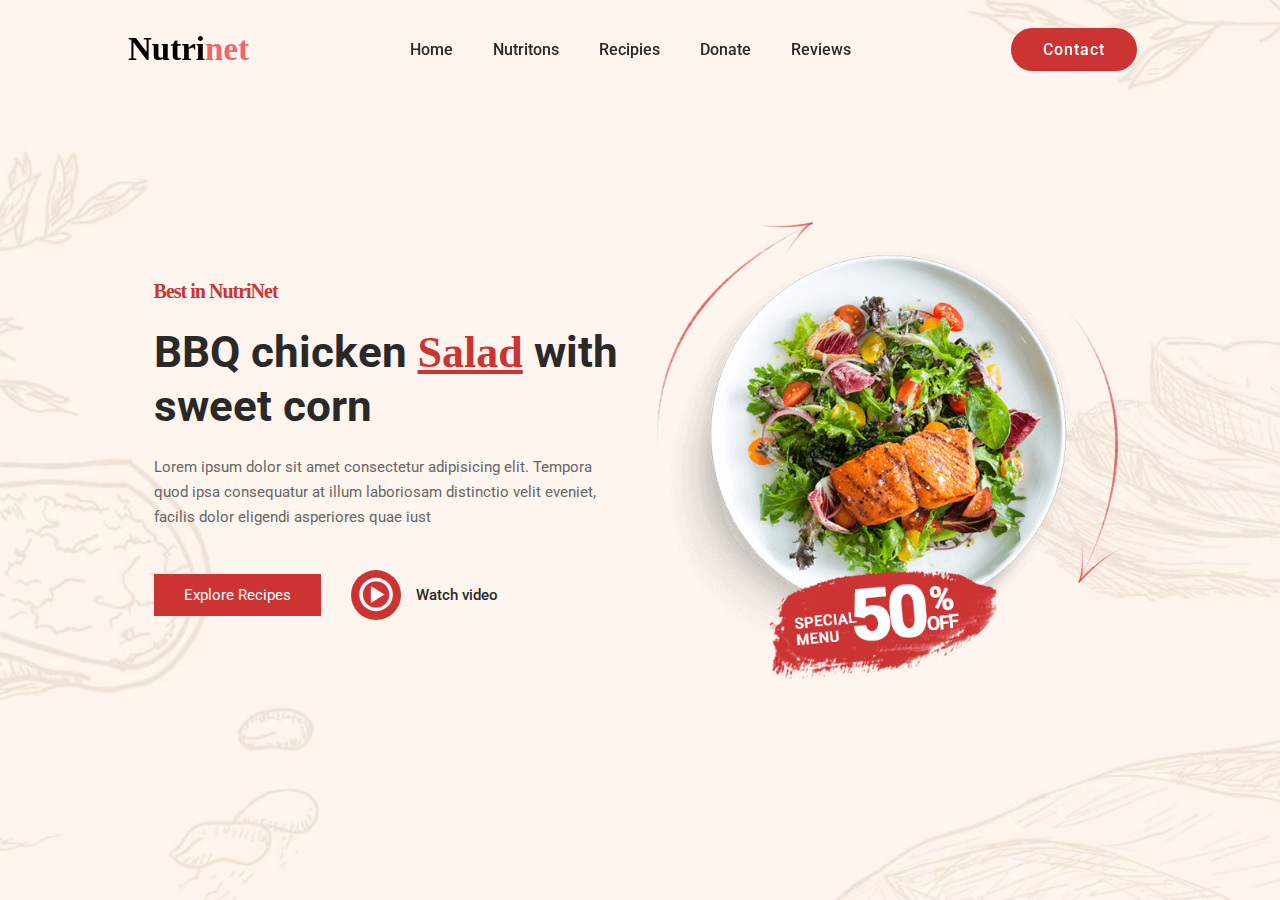
<file: index.html>
<!DOCTYPE html>
<html lang="en">

<head>
    <meta charset="UTF-8">
    <meta name="viewport" content="width=device-width, initial-scale=1.0">
    <title>NutriNet</title>
    <link rel="stylesheet" href="style.css">
    <link rel="stylesheet" href="https://cdnjs.cloudflare.com/ajax/libs/font-awesome/6.4.0/css/all.min.css"
        integrity="sha512-iecdLmaskl7CVkqkXNQ/ZH/XLlvWZOJyj7Yy7tcenmpD1ypASozpmT/E0iPtmFIB46ZmdtAc9eNBvH0H/ZpiBw=="
        crossorigin="anonymous" referrerpolicy="no-referrer" />
    <link rel="stylesheet" href="https://unpkg.com/boxicons@latest/css/boxicons.min.css">
    <link rel="preconnect" href="https://fonts.googleapis.com">
    <link rel="preconnect" href="https://fonts.gstatic.com" crossorigin>
    <link href="https://fonts.googleapis.com/css2?family=Roboto:wght@100;300;400;500;700&display=swap" rel="stylesheet">
</head>
<body>

    <header>
        <a href="index.html" class="logo">Nutri<span>net</span></a>

        <ul class="navmenu">
            <li><a href="#">Home</a></li>
            <li><a href="nutri.html">Nutritons</a></li>
            <li><a href="nutrirecipes.html">Recipies</a></li>
            <li><a href="donate.html">Donate</a></li>
            <li><a href="reviews.html" target="_blank">Reviews</a></li>
        </ul>

        <div class="nav-icon">
            <a href="#" class="btn">Contact</a>
            <div class="bx bx-menu" id="menu-icon"></div>
        </div>
    </header>
    <!-- home section -->
    <section class="home">
        <div class="text">
            <h4>Best in NutriNet</h4>
            <h1>BBQ chicken <span>Salad</span>&nbspwith<br> sweet corn</h1>
            <p>Lorem ipsum dolor sit amet consectetur adipisicing elit. Tempora quod ipsa consequatur at illum laboriosam distinctio velit eveniet, facilis dolor eligendi asperiores quae iust</p>
            <div class="main-btn">
                <a href="nutrirecipes.html" class="btn1">Explore recipes</a>
                <a href="#" class="btn2"><span><i class='bx bx-play-circle'></i></span>Watch video</a>
            </div>
        </div>
        <div class="home-img">
            <img src="img/baner.png" alt="">
        </div>
    </section>
    <script src="java.js"></script>
</body>
</html>
</file>
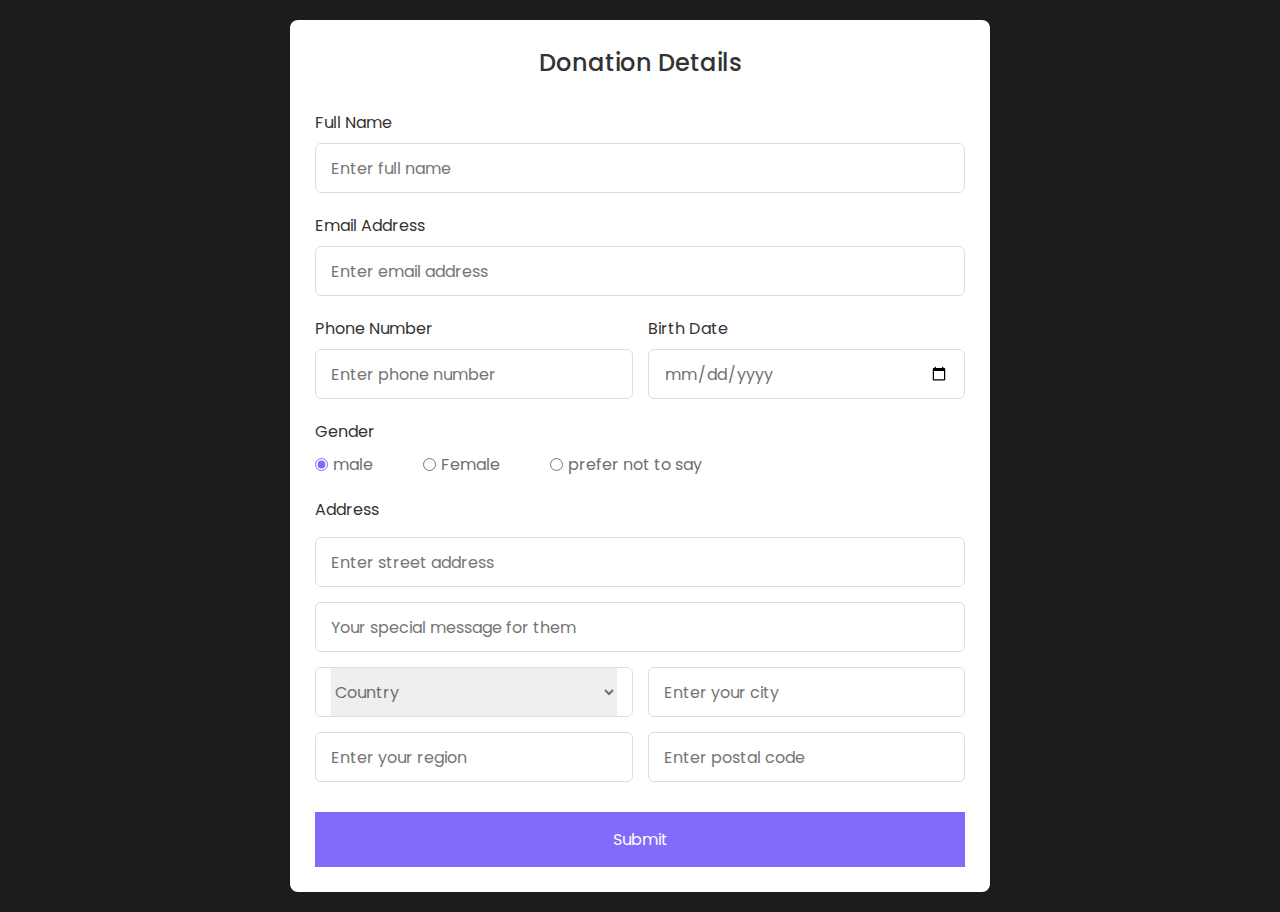
<file: form.html>
<!DOCTYPE html>
<html lang="en">
  <head>
    <meta charset="UTF-8" />
    <meta name="viewport" content="width=device-width, initial-scale=1.0" />
    <meta http-equiv="X-UA-Compatible" content="ie=edge" />
    <title>Thanks for your help</title>
    <!--<title>Registration Form in HTML CSS</title>-->
    <!---Custom CSS File--->
    <link rel="stylesheet" href="form.css" />
  </head>
  <body>
    <section class="container">
      <header>Donation Details</header>
      <form action="#" class="form">
        <div class="input-box">
          <label>Full Name</label>
          <input type="text" placeholder="Enter full name" required />
        </div>

        <div class="input-box">
          <label>Email Address</label>
          <input type="text" placeholder="Enter email address" required />
        </div>

        <div class="column">
          <div class="input-box">
            <label>Phone Number</label>
            <input type="number" placeholder="Enter phone number" required />
          </div>
          <div class="input-box">
            <label>Birth Date</label>
            <input type="date" placeholder="Enter birth date" required />
          </div>
        </div>
        <div class="gender-box">
          <h3>Gender</h3>
          <div class="gender-option">
            <div class="gender">
              <input type="radio" id="check-male" name="gender" checked />
              <label for="check-male">male</label>
            </div>
            <div class="gender">
              <input type="radio" id="check-female" name="gender" />
              <label for="check-female">Female</label>
            </div>
            <div class="gender">
              <input type="radio" id="check-other" name="gender" />
              <label for="check-other">prefer not to say</label>
            </div>
          </div>
        </div>
        <div class="input-box address">
          <label>Address</label>
          <input type="text" placeholder="Enter street address" required />
          <input type="text" placeholder="Your special message for them" required />
          <div class="column">
            <div class="select-box">
              <select>
                <option hidden>Country</option>
                <option>America</option>
                <option>Japan</option>
                <option>India</option>
                <option>Nepal</option>
              </select>
            </div>
            <input type="text" placeholder="Enter your city" required />
          </div>
          <div class="column">
            <input type="text" placeholder="Enter your region" required />
            <input type="number" placeholder="Enter postal code" required />
          </div>
        </div>
        <button>Submit</button>
      </form>
    </section>
  </body>
</html>
</file>
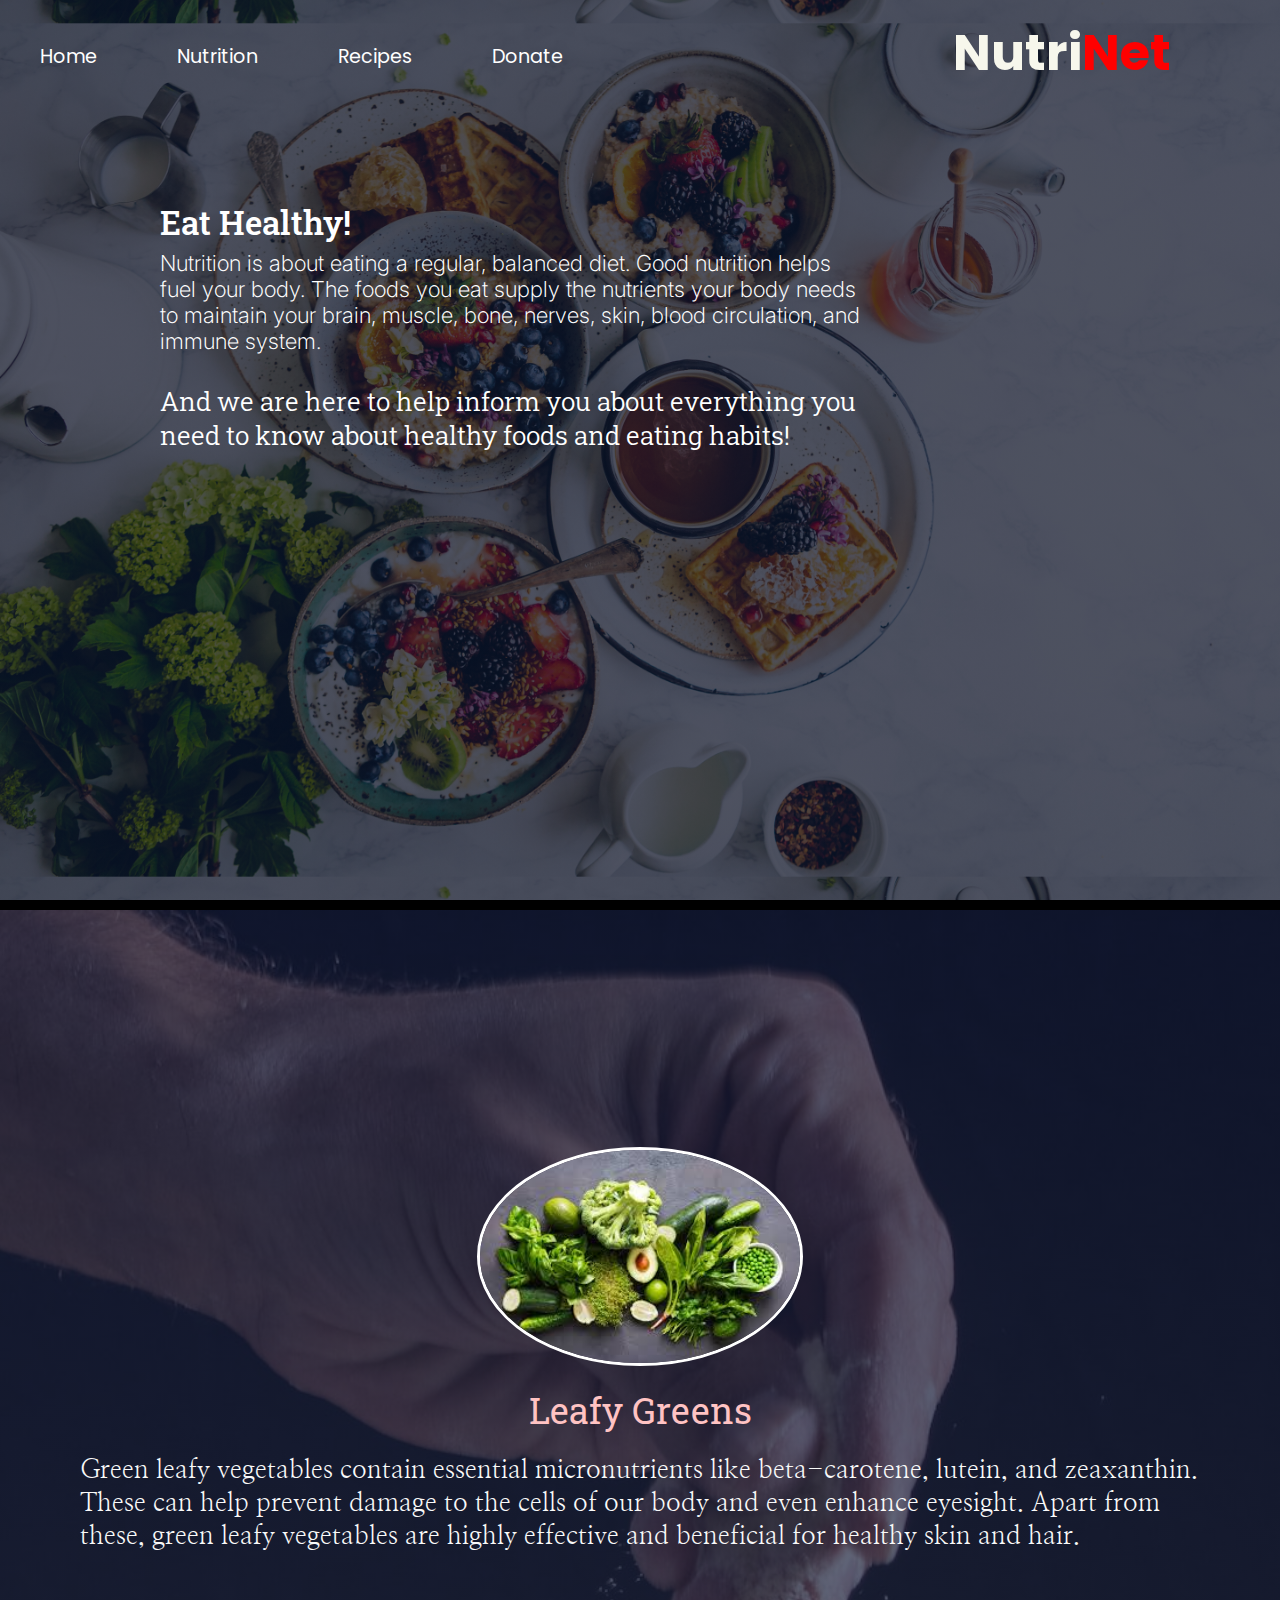
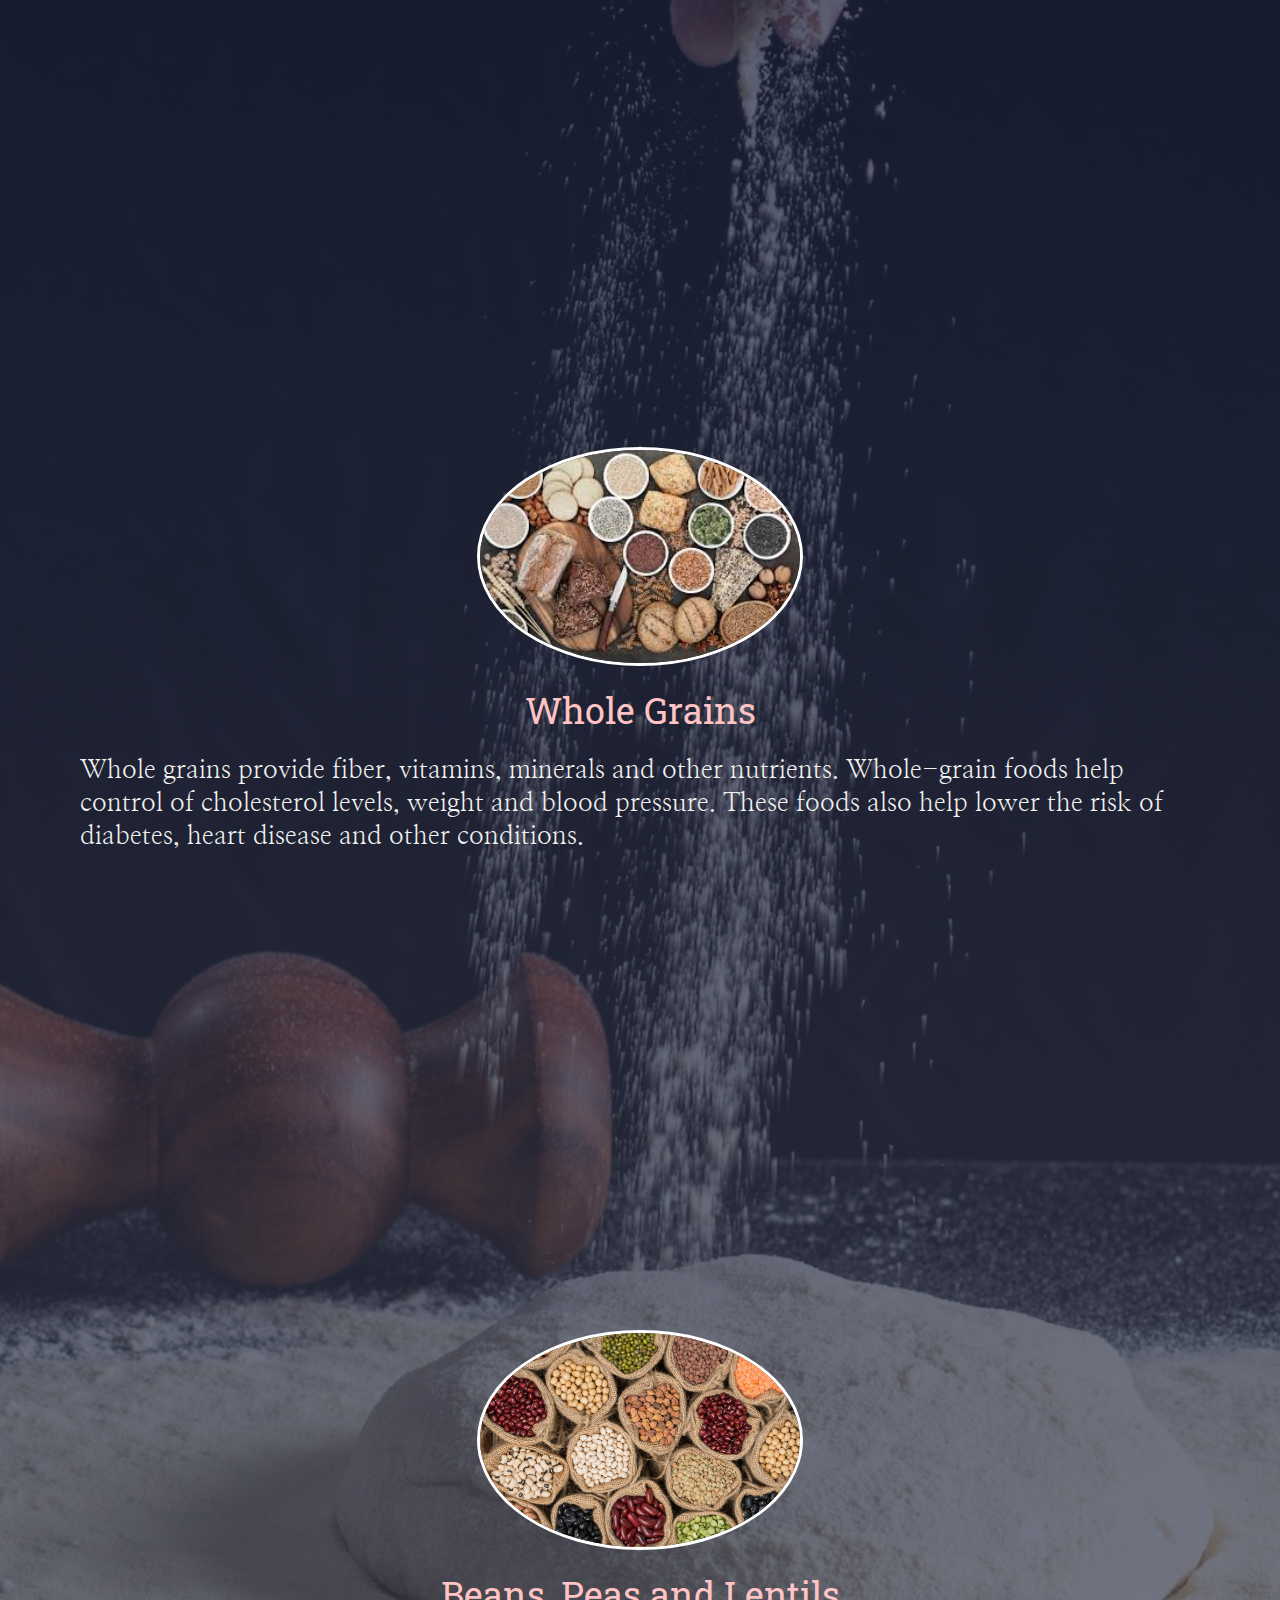
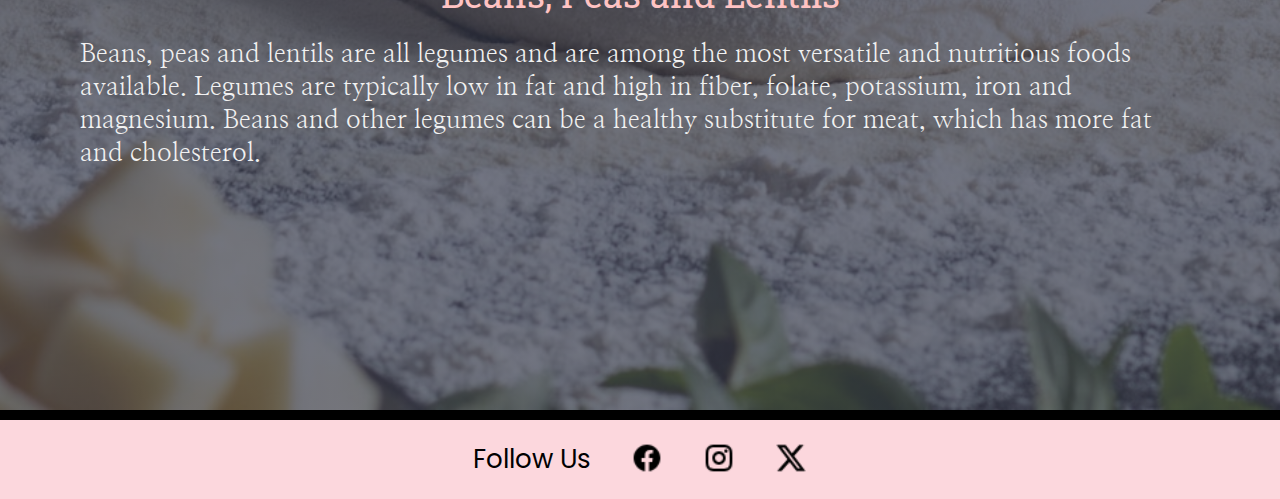
<file: nutri.html>
<!DOCTYPE html>
<html lang="en">
<head>
    <meta charset="UTF-8">
    <meta name="viewport" content="width=device-width, initial-scale=1.0">
    <link rel="stylesheet" href="nutri.css">
    <!-- Roboto slab -->
    <link rel="preconnect" href="https://fonts.googleapis.com">
<link rel="preconnect" href="https://fonts.gstatic.com" crossorigin>
<link href="https://fonts.googleapis.com/css2?family=Roboto+Slab&display=swap" rel="stylesheet">
    <link rel="preconnect" href="https://fonts.googleapis.com">
    <link rel="preconnect" href="https://fonts.gstatic.com" crossorigin>
    <link href="https://fonts.googleapis.com/css2?family=Playpen+Sans:wght@600&display=swap" rel="stylesheet">
    <link rel="preconnect" href="https://fonts.googleapis.com">
    <link rel="preconnect" href="https://fonts.gstatic.com" crossorigin>
    <link href="https://fonts.googleapis.com/css2?family=Inter&family=Playpen+Sans:wght@600&display=swap" rel="stylesheet">
    <!-- Poppins -->
<link rel="preconnect" href="https://fonts.googleapis.com">
<link rel="preconnect" href="https://fonts.gstatic.com" crossorigin>
<link href="https://fonts.googleapis.com/css2?family=Poppins:wght@500&display=swap" rel="stylesheet">
<!-- Nanum -->
<link rel="preconnect" href="https://fonts.googleapis.com">
<link rel="preconnect" href="https://fonts.gstatic.com" crossorigin>
<link href="https://fonts.googleapis.com/css2?family=Nanum+Myeongjo&display=swap" rel="stylesheet">
    <title>NutriNet</title>
</head>
<body>
    <header>
        <nav>
            <ul>
                <li><a href="index.html">Home</a></li>
                <li><a href="#">Nutrition</a></li>
                <li><a href="nutrirecipes.html">Recipes</a></li>
                <li><a href="donate.html">Donate</a></li>
            </ul>
            <div class="logo">
                <p>Nutri</p><p id="net">Net</p>
            </div>
        </nav>    
        <div class="content">
            <p class="heading">Eat Healthy!</p>
            <p class="abc">Nutrition is about eating a regular, balanced diet. Good nutrition helps fuel your body. The foods you eat supply the nutrients your body needs to maintain your brain, muscle, bone, nerves, skin, blood circulation, and immune system.</p>
            <p class="bcd">And we are here to help inform you about everything you need to know about healthy foods and eating habits!</p>
        </div>
    </header>
    <div class="main">
        <section id="sec-1">
            <img src="images/leafy.jpg" alt="" id="img" class="animate">
            <p class="animate" id="title">Leafy Greens</p>
            <p class="animate" id="body">Green leafy vegetables contain essential micronutrients like beta-carotene, lutein, and zeaxanthin. These can help prevent damage to the cells of our body and even enhance eyesight. Apart from these, green leafy vegetables are highly effective and beneficial for healthy skin and hair.</p>
        </section>
        <section id="sec-2">
            <img src="images/grain.jpg" alt="" id="img2" class="animate">
            <p id="title2" class="animate">Whole Grains</p>
            <p id="body2" class="animate">Whole grains provide fiber, vitamins, minerals and other nutrients. Whole-grain foods help control of cholesterol levels, weight and blood pressure. These foods also help lower the risk of diabetes, heart disease and other conditions.</p>
        </section>
        <section id="sec-3">
            <img src="images/beans.jpeg" alt="" id="img3" class="animate">
            <p id="title3" class="animate">Beans, Peas and Lentils</p>
            <p id="body3" class="animate">Beans, peas and lentils are all legumes and are among the most versatile and nutritious foods available. Legumes are typically low in fat and high in fiber, folate, potassium, iron and magnesium. Beans and other legumes can be a healthy substitute for meat, which has more fat and cholesterol.</p>
        </section>
    </div>
    <footer>
        <p>Follow Us</p>
        <ul>
            <li><a href="#"><img src="images/facebook-circle-fill.png" alt=""></a></li>
            <li><a href="#"><img src="images/instagram-line.png" alt=""></a></li>
            <li><a href="#"><img src="images/twitter-x-fill.png" alt=""></a></li>
        </ul>
    </footer>
    <script src="nutri.js"></script>
</body>
</html>
</file>
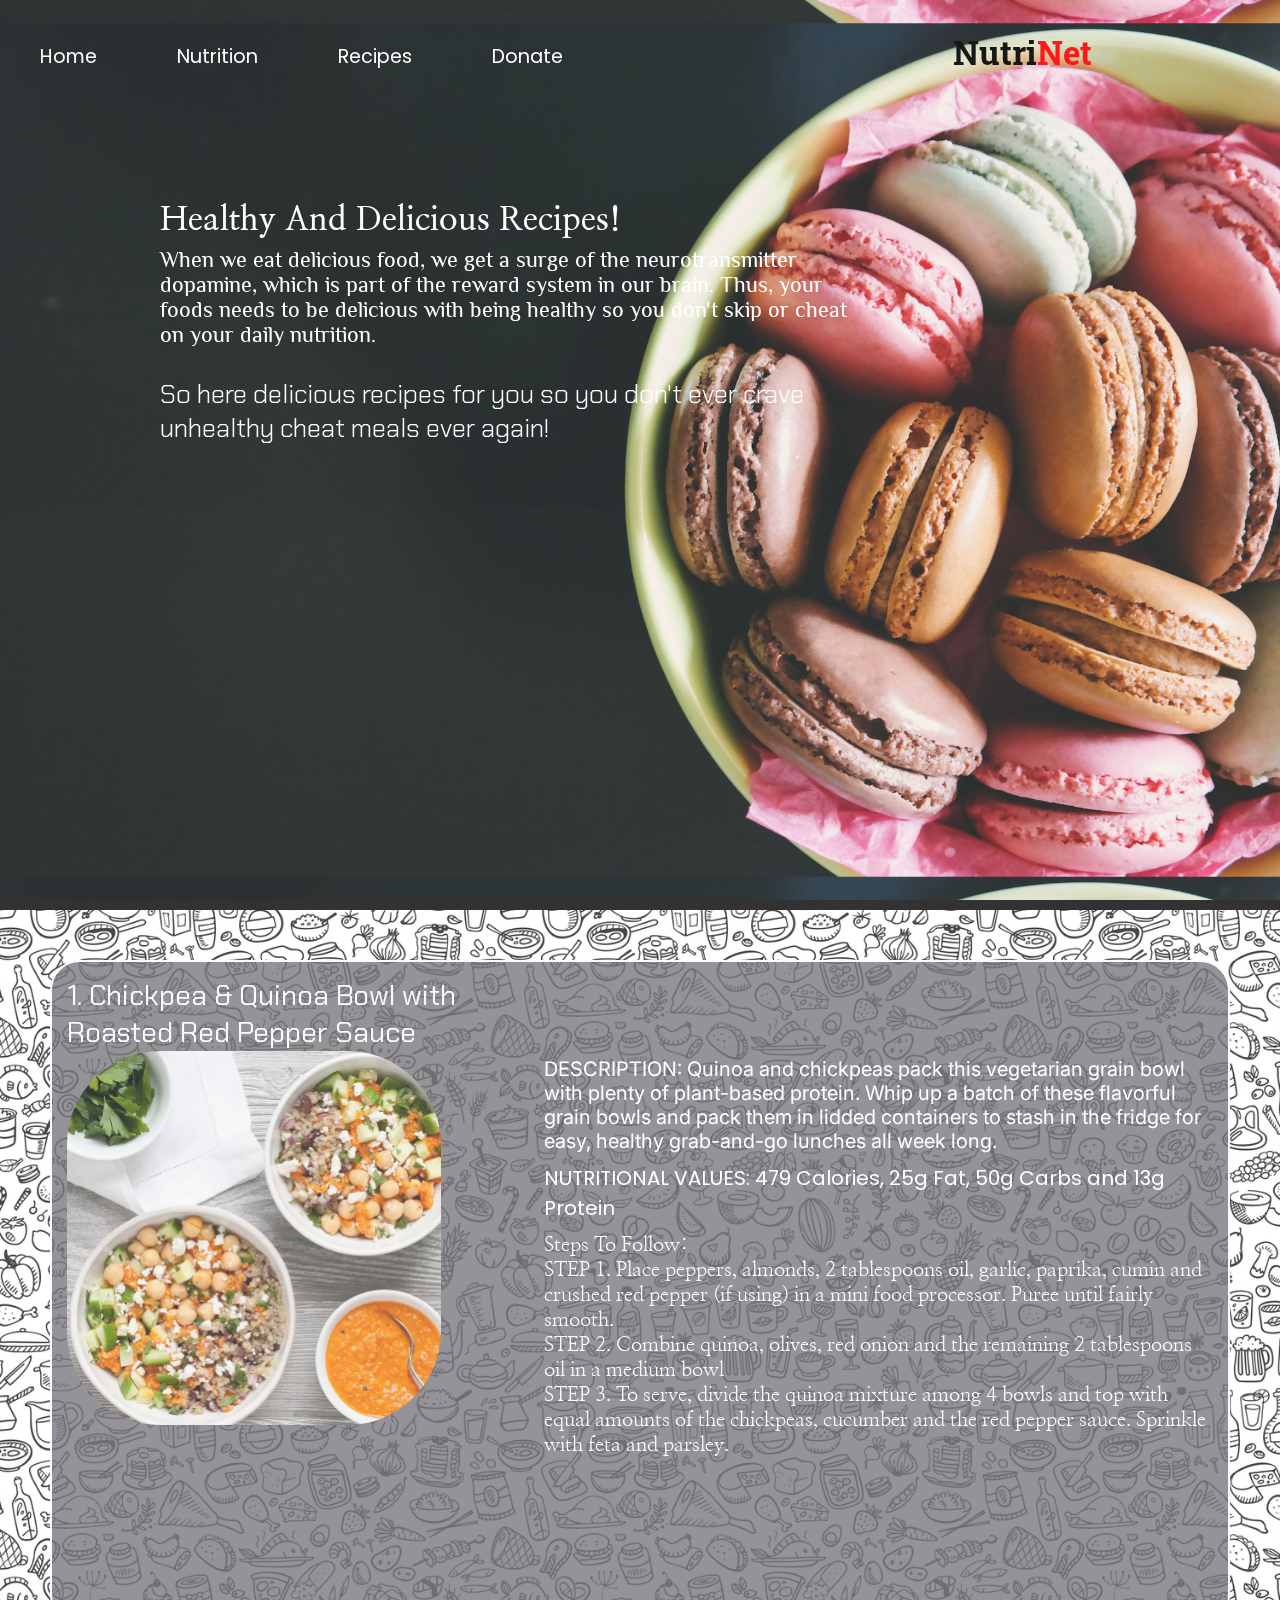
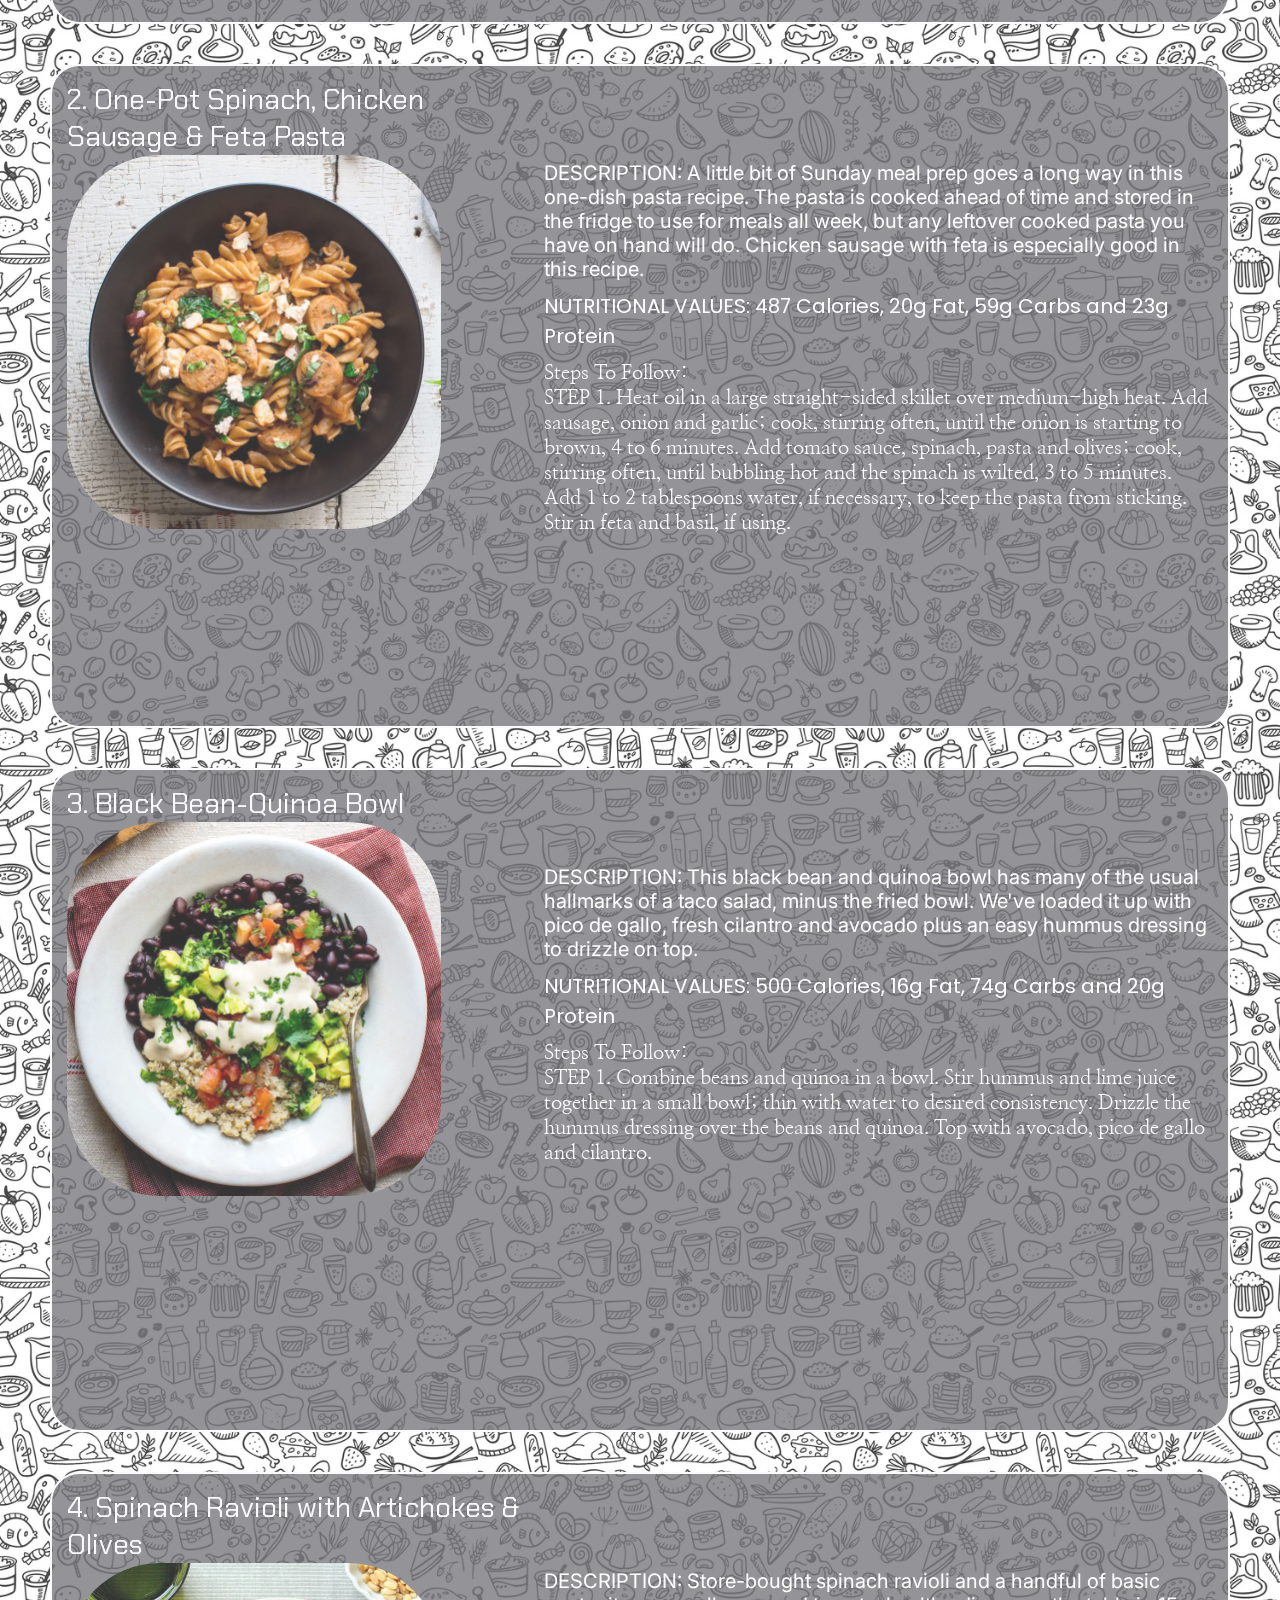
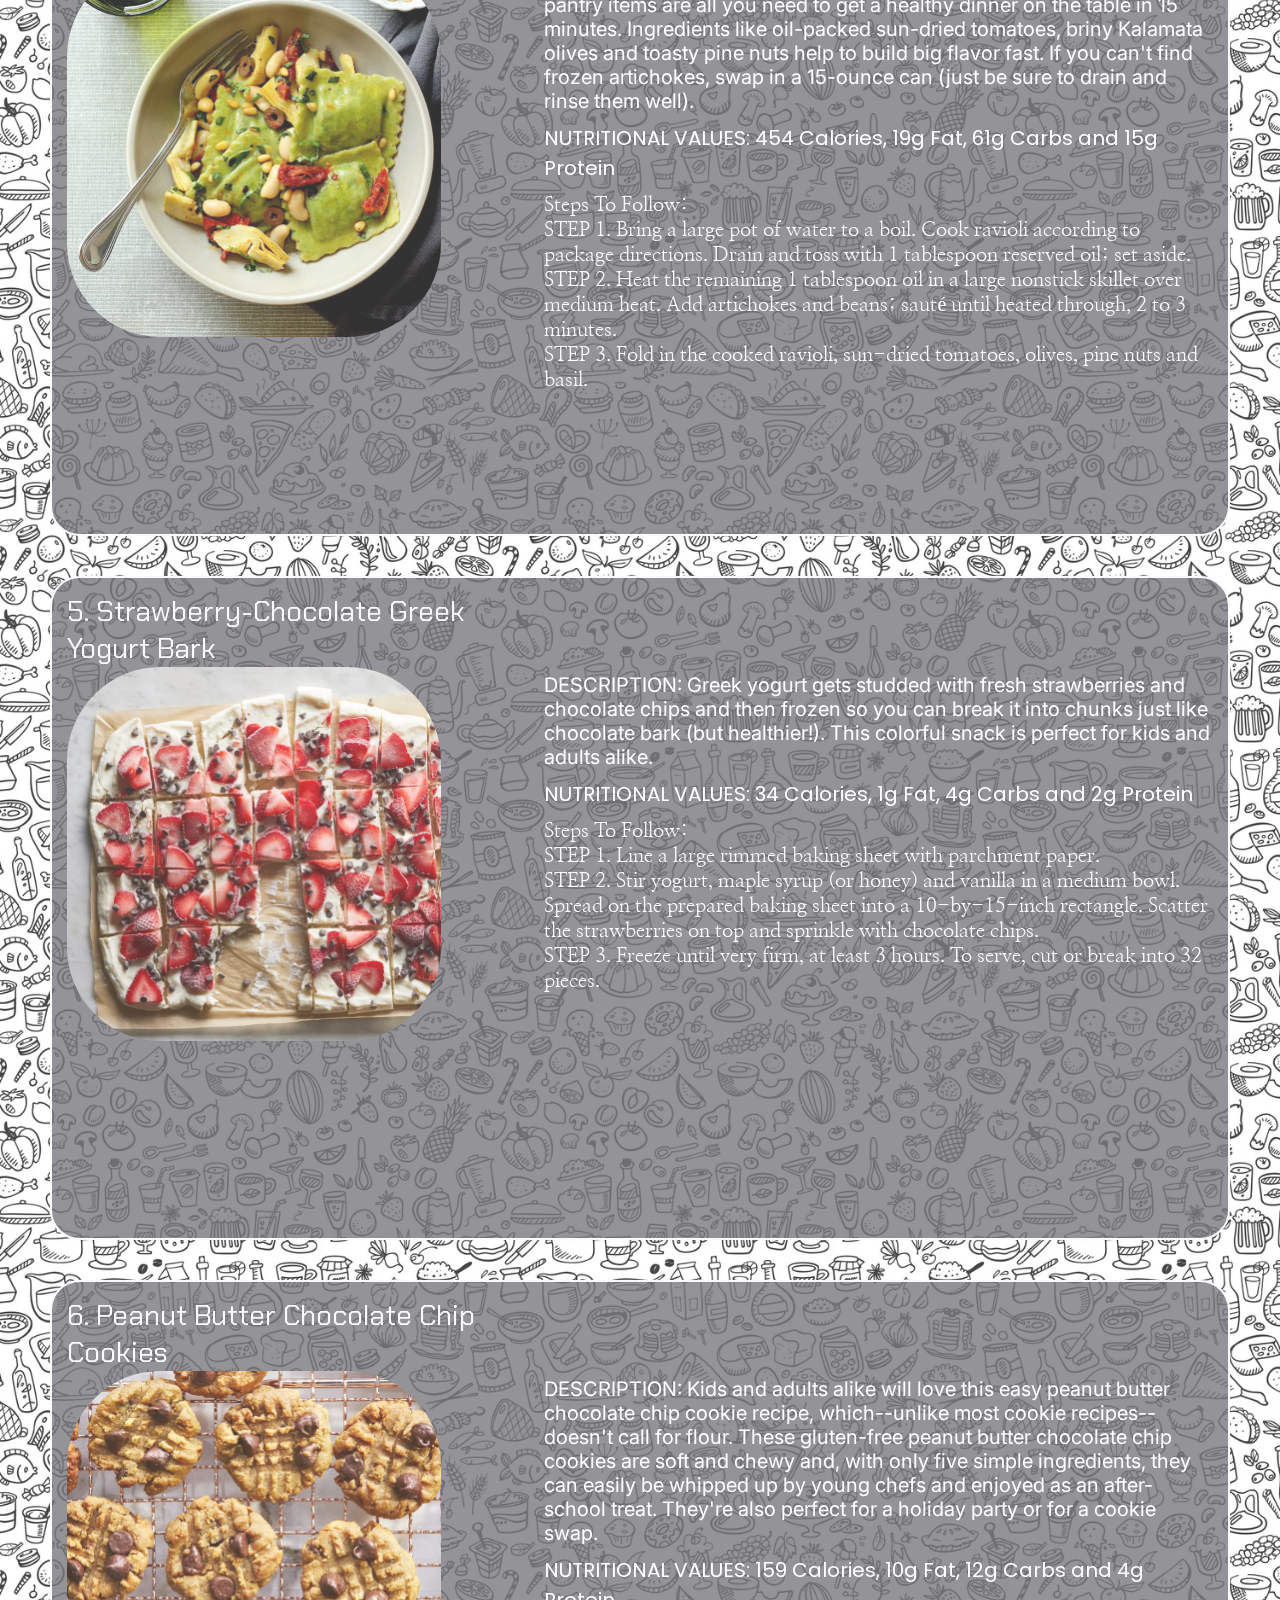
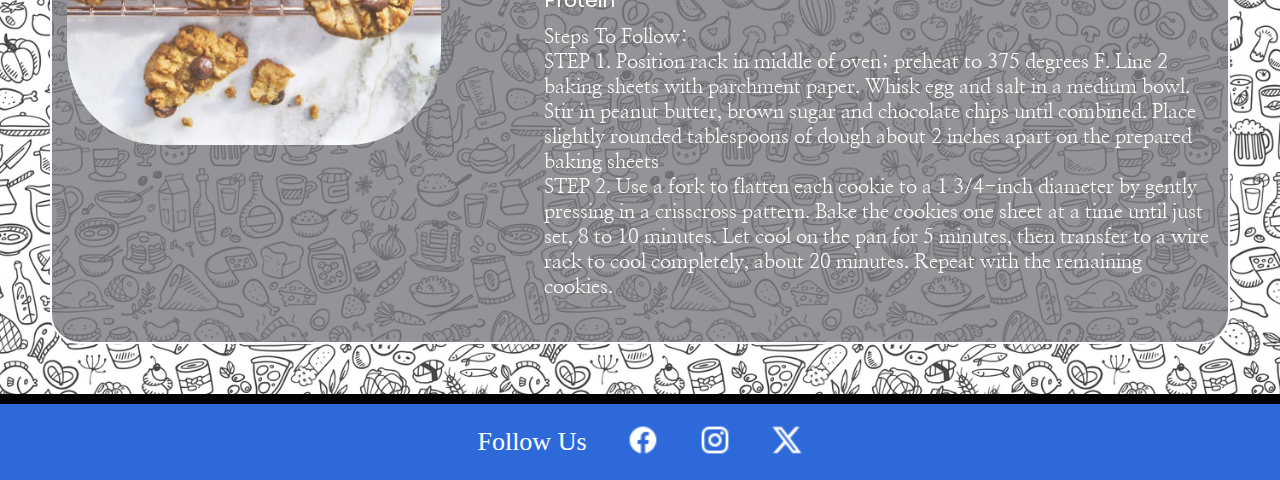
<file: nutrirecipes.html>
<!DOCTYPE html>
<html lang="en">
<head>
    <meta charset="UTF-8">
    <meta name="viewport" content="width=device-width, initial-scale=1.0">
    <link rel="stylesheet" href="nutrirecipes.css">
    <link rel="preconnect" href="https://fonts.googleapis.com">
    <link rel="preconnect" href="https://fonts.gstatic.com" crossorigin>
    <link href="https://fonts.googleapis.com/css2?family=Playpen+Sans:wght@600&display=swap" rel="stylesheet">
    <link rel="preconnect" href="https://fonts.googleapis.com">
    <link rel="preconnect" href="https://fonts.gstatic.com" crossorigin>
    <link href="https://fonts.googleapis.com/css2?family=Inter&family=Playpen+Sans:wght@600&display=swap" rel="stylesheet">
    <!-- Poppins -->
<link rel="preconnect" href="https://fonts.googleapis.com">
<link rel="preconnect" href="https://fonts.gstatic.com" crossorigin>
<link href="https://fonts.googleapis.com/css2?family=Poppins:wght@500&display=swap" rel="stylesheet">
<!-- Nanum -->
<link rel="preconnect" href="https://fonts.googleapis.com">
<link rel="preconnect" href="https://fonts.gstatic.com" crossorigin>
<link href="https://fonts.googleapis.com/css2?family=Nanum+Myeongjo&display=swap" rel="stylesheet">
 <!-- Roboto slab -->
 <link rel="preconnect" href="https://fonts.googleapis.com">
 <link rel="preconnect" href="https://fonts.gstatic.com" crossorigin>
 <link href="https://fonts.googleapis.com/css2?family=Roboto+Slab&display=swap" rel="stylesheet">

 <!-- karla -->
<link rel="preconnect" href="https://fonts.googleapis.com">
<link rel="preconnect" href="https://fonts.gstatic.com" crossorigin>
<link href="https://fonts.googleapis.com/css2?family=Karla&display=swap" rel="stylesheet">
<!-- Philosopher -->
<link rel="preconnect" href="https://fonts.googleapis.com">
<link rel="preconnect" href="https://fonts.gstatic.com" crossorigin>
<link href="https://fonts.googleapis.com/css2?family=Philosopher&display=swap" rel="stylesheet">

<!-- chakra -->
<link rel="preconnect" href="https://fonts.googleapis.com">
<link rel="preconnect" href="https://fonts.gstatic.com" crossorigin>
<link href="https://fonts.googleapis.com/css2?family=Chakra+Petch&display=swap" rel="stylesheet">
    <title>NutriNet</title>
</head>
<body>
    <header>
        <nav>
            <ul>
                <li><a href="index.html">Home</a></li>
                <li><a href="nutri.html">Nutrition</a></li>
                <li><a href="nutrirecipes.html">Recipes</a></li>
                <li><a href="donate.html">Donate</a></li>
            </ul>
            <div class="logo">
                <p>Nutri</p><p id="net">Net</p>
            </div>
        </nav>    
        <div class="content">
            <p class="heading">Healthy And Delicious Recipes!</p>
            <p class="abc">When we eat delicious food, we get a surge of the neurotransmitter dopamine, which is part of the reward system in our brain. Thus, your foods needs to be delicious with being healthy so you don't skip or cheat on your daily nutrition.</p>
            <p class="bcd">So here delicious recipes for you so you don't ever crave unhealthy cheat meals ever again!</p>
        </div>
    </header>
    <div class="main">
        <div class="recipes">
            <div class="big">
                <div class="rname">1. Chickpea & Quinoa Bowl with Roasted Red Pepper Sauce</div>
                <img src="images/recipe1.webp" alt="">
            </div>
            <div class="material">
                <div class="discription">DESCRIPTION: Quinoa and chickpeas pack this vegetarian grain bowl with plenty of plant-based protein. Whip up a batch of these flavorful grain bowls and pack them in lidded containers to stash in the fridge for easy, healthy grab-and-go lunches all week long.</div>
                <div class="nvalue">NUTRITIONAL VALUES: 479 Calories, 25g Fat, 50g Carbs and 13g Protein</div>
                <div class="recipe">
                    <p>Steps To Follow:</p>
                    <p>STEP 1. Place peppers, almonds, 2 tablespoons oil, garlic, paprika, cumin and crushed red pepper (if using) in a mini food processor. Puree until fairly smooth.</p>
                    <p>STEP 2. Combine quinoa, olives, red onion and the remaining 2 tablespoons oil in a medium bowl</p>
                    <p>STEP 3. To serve, divide the quinoa mixture among 4 bowls and top with equal amounts of the chickpeas, cucumber and the red pepper sauce. Sprinkle with feta and parsley.</p>
                </div>
            </div>
        </div>
        <div class="recipes">
            <div class="big">
                <div class="rname">2. One-Pot Spinach, Chicken Sausage & Feta Pasta</div>
                <img src="images/recipe2.webp" alt="">
            </div>
            <div class="material">
                <div class="discription">DESCRIPTION: A little bit of Sunday meal prep goes a long way in this one-dish pasta recipe. The pasta is cooked ahead of time and stored in the fridge to use for meals all week, but any leftover cooked pasta you have on hand will do. Chicken sausage with feta is especially good in this recipe.</div>
                <div class="nvalue">NUTRITIONAL VALUES: 487 Calories, 20g Fat, 59g Carbs and 23g Protein</div>
                <div class="recipe"> <p>Steps To Follow:</p> STEP 1. Heat oil in a large straight-sided skillet over medium-high heat. Add sausage, onion and garlic; cook, stirring often, until the onion is starting to brown, 4 to 6 minutes. Add tomato sauce, spinach, pasta and olives; cook, stirring often, until bubbling hot and the spinach is wilted, 3 to 5 minutes. Add 1 to 2 tablespoons water, if necessary, to keep the pasta from sticking. Stir in feta and basil, if using.</div>
            </div>
        </div>
        <div class="recipes">
            <div class="big">
                <div class="rname">3. Black Bean-Quinoa Bowl</div>
                <img src="images/recipe3.webp" alt="">
            </div>
            <div class="material">
                <div class="discription">DESCRIPTION: This black bean and quinoa bowl has many of the usual hallmarks of a taco salad, minus the fried bowl. We've loaded it up with pico de gallo, fresh cilantro and avocado plus an easy hummus dressing to drizzle on top.</div>
                <div class="nvalue">NUTRITIONAL VALUES: 500 Calories, 16g Fat, 74g Carbs and 20g Protein</div>
                <div class="recipe"><p>Steps To Follow:</p> STEP 1. Combine beans and quinoa in a bowl. Stir hummus and lime juice together in a small bowl; thin with water to desired consistency. Drizzle the hummus dressing over the beans and quinoa. Top with avocado, pico de gallo and cilantro.</div>
            </div>
        </div>
        <div class="recipes">
            <div class="big">
                <div class="rname">4. Spinach Ravioli with Artichokes & Olives</div>
                <img src="images/recipe4.webp" alt="">
            </div>
            <div class="material">
                <div class="discription">DESCRIPTION: Store-bought spinach ravioli and a handful of basic pantry items are all you need to get a healthy dinner on the table in 15 minutes. Ingredients like oil-packed sun-dried tomatoes, briny Kalamata olives and toasty pine nuts help to build big flavor fast. If you can't find frozen artichokes, swap in a 15-ounce can (just be sure to drain and rinse them well).</div>
                <div class="nvalue">NUTRITIONAL VALUES: 454 Calories, 19g Fat, 61g Carbs and 15g Protein</div>
                <div class="recipe">
                    <p>Steps To Follow:</p>
                    <p>STEP 1. Bring a large pot of water to a boil. Cook ravioli according to package directions. Drain and toss with 1 tablespoon reserved oil; set aside.</p>
                    <p>STEP 2. Heat the remaining 1 tablespoon oil in a large nonstick skillet over medium heat. Add artichokes and beans; sauté until heated through, 2 to 3 minutes.</p>
                    <p>STEP 3. Fold in the cooked ravioli, sun-dried tomatoes, olives, pine nuts and basil.</p>
                </div>
            </div>
        </div>
        <div class="recipes">
            <div class="big">
                <div class="rname">5. Strawberry-Chocolate Greek Yogurt Bark</div>
                <img src="images/recipe5.webp" alt="">
            </div>
            <div class="material">
                <div class="discription">DESCRIPTION: Greek yogurt gets studded with fresh strawberries and chocolate chips and then frozen so you can break it into chunks just like chocolate bark (but healthier!). This colorful snack is perfect for kids and adults alike.</div>
                <div class="nvalue">NUTRITIONAL VALUES: 34 Calories, 1g Fat, 4g Carbs and 2g Protein</div>
                <div class="recipe">
                    <p>Steps To Follow:</p>
                    <p>STEP 1. Line a large rimmed baking sheet with parchment paper.</p>
                    <p>STEP 2. Stir yogurt, maple syrup (or honey) and vanilla in a medium bowl. Spread on the prepared baking sheet into a 10-by-15-inch rectangle. Scatter the strawberries on top and sprinkle with chocolate chips.</p>
                    <p>STEP 3. Freeze until very firm, at least 3 hours. To serve, cut or break into 32 pieces.</p>
                </div>
            </div>
        </div>
        <div class="recipes">
            <div class="big">
                <div class="rname">6. Peanut Butter Chocolate Chip Cookies</div>
                <img src="images/recipe6.webp" alt="">
            </div>
            <div class="material">
                <div class="discription">DESCRIPTION: Kids and adults alike will love this easy peanut butter chocolate chip cookie recipe, which--unlike most cookie recipes--doesn't call for flour. These gluten-free peanut butter chocolate chip cookies are soft and chewy and, with only five simple ingredients, they can easily be whipped up by young chefs and enjoyed as an after-school treat. They're also perfect for a holiday party or for a cookie swap.</div>
                <div class="nvalue">NUTRITIONAL VALUES: 159 Calories, 10g Fat, 12g Carbs and 4g Protein</div>
                <div class="recipe">
                    <P>Steps To Follow:</P>
                    <p>STEP 1. Position rack in middle of oven; preheat to 375 degrees F. Line 2 baking sheets with parchment paper. Whisk egg and salt in a medium bowl. Stir in peanut butter, brown sugar and chocolate chips until combined. Place slightly rounded tablespoons of dough about 2 inches apart on the prepared baking sheets</p>
                    <p>STEP 2. Use a fork to flatten each cookie to a 1 3/4-inch diameter by gently pressing in a crisscross pattern. Bake the cookies one sheet at a time until just set, 8 to 10 minutes. Let cool on the pan for 5 minutes, then transfer to a wire rack to cool completely, about 20 minutes. Repeat with the remaining cookies.</p>
                </div>
            </div>
        </div>
    </div>
    <footer>
        <p>Follow Us</p>
        <ul>
            <li><a href="#"><img src="images/facebook-circle-fill.png" alt=""></a></li>
            <li><a href="#"><img src="images/instagram-line.png" alt=""></a></li>
            <li><a href="#"><img src="images/twitter-x-fill.png" alt=""></a></li>
        </ul>
    </footer>
</body>
</html>
</file>
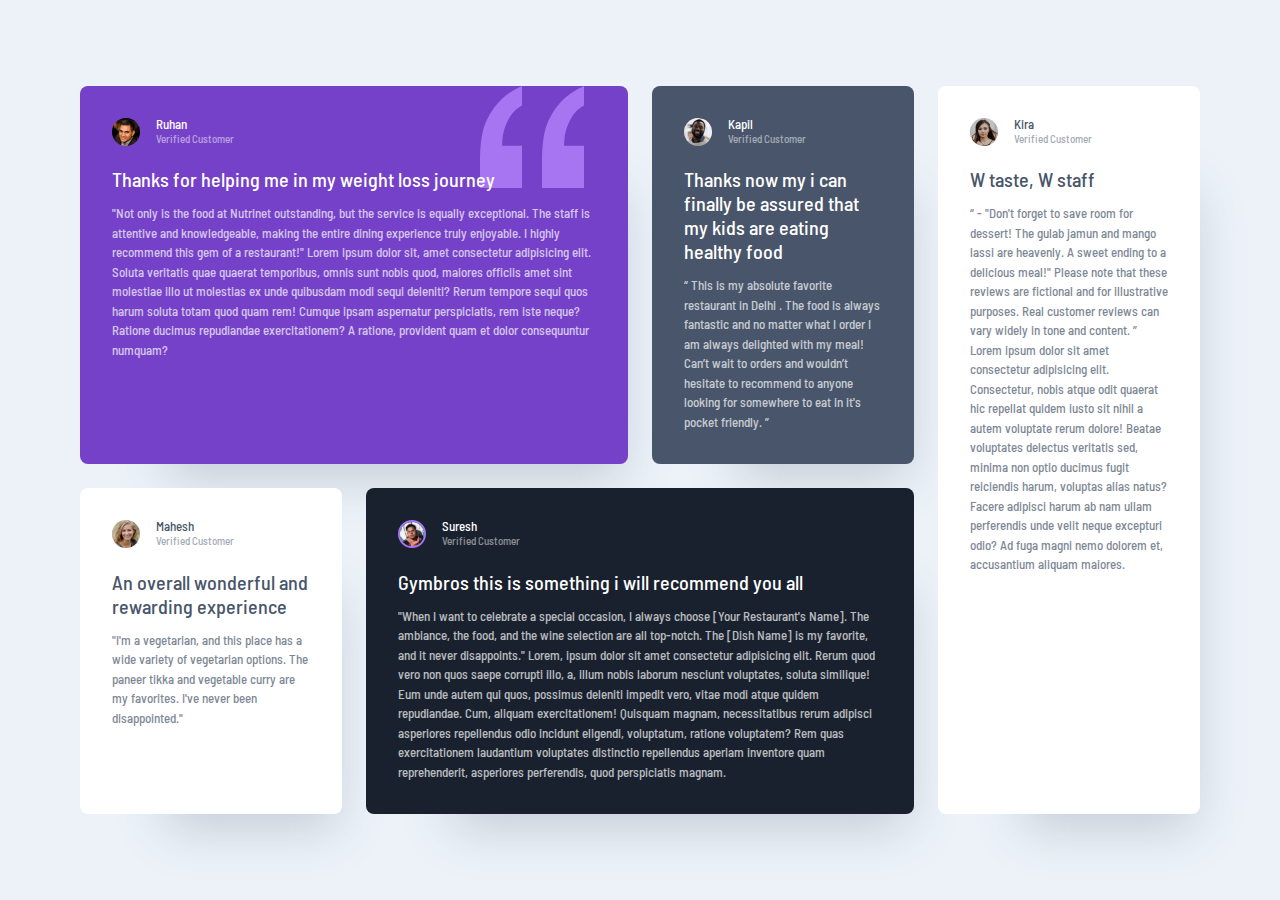
<file: reviews.html>
<!DOCTYPE html>
<html lang="en">

<head>
  <meta charset="UTF-8">
  <meta http-equiv="X-UA-Compatible" content="IE=edge">
  <meta name="viewport" content="width=device-width, initial-scale=1.0">
  <!-- Google font -->
  <link rel="preconnect" href="https://fonts.googleapis.com">
  <link rel="preconnect" href="https://fonts.gstatic.com" crossorigin>
  <link href="https://fonts.googleapis.com/css2?family=Barlow+Semi+Condensed:wght@500;600&display=swap"
    rel="stylesheet">
  <!-- my css -->
  <link rel="stylesheet" href="style1.css">
  <title>Customer reviews</title>
</head>

<body>
  <main class="testimonial-grid">
    <article class="testimonial grid-col-span-2 flow bg-primary-400 quote text-neutral-100">
      <div class="flex">
        <div>
          <img  src="images/image-daniel.jpg" alt="daniel clifford">
        </div>
        <div>
          <h2 class="name">Ruhan</h2>
          <p class="position">Verified Customer</p>
        </div>
      </div>
      <p>
        Thanks for helping me in my weight loss journey
      </p>
      <p>
        "Not only is the food at Nutrinet outstanding, but the service is equally exceptional. The staff is attentive and knowledgeable, making the entire dining experience truly enjoyable. I highly recommend this gem of a restaurant!" Lorem ipsum dolor sit, amet consectetur adipisicing elit. Soluta veritatis quae quaerat temporibus, omnis sunt nobis quod, maiores officiis amet sint molestiae illo ut molestias ex unde quibusdam modi sequi deleniti? Rerum tempore sequi quos harum soluta totam quod quam rem! Cumque ipsam aspernatur perspiciatis, rem iste neque? Ratione ducimus repudiandae exercitationem? A ratione, provident quam et dolor consequuntur numquam?
      </p>
    </article>
    <article class="testimonial flow bg-secondary-400 text-neutral-100">
      <div class="flex">
        <div>
          <img src="images/image-jonathan.jpg" alt="Jonathan Walters">
        </div>
        <div>
          <h2 class="name">Kapil</h2>
          <p class="position">Verified Customer</p>
        </div>
      </div>
      <p>
        Thanks now my i can finally be assured that my kids are eating healthy food
      </p>
      <p>
        “ This is my absolute favorite restaurant in Delhi . The food is always fantastic and no matter what I order I am always delighted with my meal! Can’t wait to orders and wouldn’t hesitate to recommend to anyone looking for somewhere to eat in it's pocket friendly. ”
      </p>
    </article>
    <article class="testimonial flow bg-neutral-100 text-secondary-400">
      <div class="flex">
        <div>
          <img src="images/image-jeanette.jpg" alt="Jeanette Harmon">
        </div>
        <div>
          <h2 class="name">Mahesh</h2>
          <p class="position">Verified Customer</p>
        </div>
      </div>
      <p>
        An overall wonderful and rewarding experience</p>
      <p>
        "I'm a vegetarian, and this place has a wide variety of vegetarian options. The paneer tikka and vegetable curry are my favorites. I've never been disappointed."
      </p>
    </article>
    <article class="testimonial grid-col-span-2 flow bg-secondary-500 text-neutral-100">
      <div class="flex">
        <div>
          <img class="border-primary-400" src="images/image-patrick.jpg" alt="Patrick Abrams">
        </div>
        <div>
          <h2 class="name">Suresh </h2>
          <p class="position">Verified Customer</p>
        </div>
      </div>
      <p>
        Gymbros this is something i will recommend you all
      </p>
      <p>
        "When I want to celebrate a special occasion, I always choose [Your Restaurant's Name]. The ambiance, the food, and the wine selection are all top-notch. The [Dish Name] is my favorite, and it never disappoints." Lorem, ipsum dolor sit amet consectetur adipisicing elit. Rerum quod vero non quos saepe corrupti illo, a, illum nobis laborum nesciunt voluptates, soluta similique! Eum unde autem qui quos, possimus deleniti impedit vero, vitae modi atque quidem repudiandae. Cum, aliquam exercitationem! Quisquam magnam, necessitatibus rerum adipisci asperiores repellendus odio incidunt eligendi, voluptatum, ratione voluptatem? Rem quas exercitationem laudantium voluptates distinctio repellendus aperiam inventore quam reprehenderit, asperiores perferendis, quod perspiciatis magnam.
      </p>
    </article>
    <article class="testimonial flow bg-neutral-100 text-secondary-400">
      <div class="flex">
        <div>
          <img src="images/image-kira.jpg" alt="Kira Whittle">
        </div>
        <div>
          <h2 class="name">Kira </h2>
          <p class="position">Verified Customer</p>
        </div>
      </div>
      <p>
        W taste, W staff
      </p>
      <p>
        “ - "Don't forget to save room for dessert! The gulab jamun and mango lassi are heavenly. A sweet ending to a delicious meal!"

        Please note that these reviews are fictional and for illustrative purposes. Real customer reviews can vary widely in tone and content. ”
        Lorem ipsum dolor sit amet consectetur adipisicing elit. Consectetur, nobis atque odit quaerat hic repellat quidem iusto sit nihil a autem voluptate rerum dolore! Beatae voluptates delectus veritatis sed, minima non optio ducimus fugit reiciendis harum, voluptas alias natus? Facere adipisci harum ab nam ullam perferendis unde velit neque excepturi odio? Ad fuga magni nemo dolorem et, accusantium aliquam maiores.
      </p>
    </article>
  </main>




</body>

</html>
</file>
<file: style.css>
*{
    margin: 0;
    padding: 0;
    box-sizing: border-box;
    font-family: 'Roboto', sans-serif;
    list-style: none;
    text-decoration: none;
}

.logo {
    font-size: 33px;
    color: var(--text-color);
    font-weight: 700;
    font-family: 'Roboto Slab', serif;
}

span {
    color: #f16868;
    font-family: 'Playfair Display', serif;
}

header{
    position: fixed;
    width: 100%;
    top: 0;
    right: 0;
    z-index: 1000;
    display: flex;
    align-items: center;
    justify-content: space-between;
    padding: 28px 10%;
}
.navmenu{
    display: flex;
}
.navmenu a{
    padding: 10px 20px;
    color: #292929;
    text-transform: capitalize;
    font-weight: 500;
    transition: all .42s ease;
}
.navmenu a:hover{
    color: #cc3333;
}
.nav-icon{
    display: flex;
    align-items: center;
}
.nav-icon .btn{
    display: inline-block;
    text-transform: capitalize;
    font-size: 16px;
    font-weight: 500;
    border: 2px solid #cc3333;
    padding: 10px 30px;
    background-color: #cc3333;
    border-radius: 30px;
    color: #fff;
    letter-spacing: 1px;
    margin-right: 15px;
    transition: all .42s ease;
}
.nav-icon .btn:hover{
    transform: scale(1.1);
}
#menu-icon{
    font-size: 35px;
    color: #292929;
    z-index: 10001;
    cursor: pointer;
    display: none;
}
section{
    padding: 60px 12%;
}
.home{
    width: 100%;
    height: 100vh;
    background-image: url(img/banner-bg.jpg);
    background-position: center;
    background-size: cover;
    display: grid;
    grid-template-columns: repeat(2, 1fr);
    align-items: center;
    gap: 2rem;
}
.home-img img{
    max-width: 100%;
    width: 100%;
    height: auto;

}
.text h4{
    color: #cc3333;
    font-size: 20px;
    font-weight: 600;
    letter-spacing: -1px;
    font-family: 'Lobster', cursive;
}
.text h1{
    font-size: 44px;
    color: #292929;
    font-weight: 700;
    line-height: 1.2;
    margin: 23px 0;
}
.text h1 span{
    color: #cc3333;
    text-decoration: underline;
}
.text p{
    color: #666;
    font-size: 15px;
    line-height: 25px;
    font-weight: 400;
    margin-bottom: 40px;
}
.main-btn{
    display: inline-flex;
    align-items: center;
    justify-content: center;

}
.main-btn .btn1{
    display: inline-block;
    color: #fff;
    font-size: 15px;
    text-transform: capitalize;
    background-color: #cc3333;
    padding: 12px 30px;
    transition: all .42s ease;
}
.main-btn .btn1:hover{
    background-color: #292929;
    box-shadow: 0 0 10px #000000;
    transform: translateY(3px);
}
.btn2{
    font-size: 15px;
    font-weight: 500;
    color: #292929;
    display: inline-flex;
    align-items: center;
    justify-content: center;
    margin-left: 30px;
}
.btn2 span i{
    height: 50px;
    width: 50px;
    background: #cc3333;
    color: #fff;
    font-size: 40px;
    display: inline-flex;
    align-items: center;
    justify-content: center;
    border-radius: 50%;
    margin-right: 15px;
    transition: all .42s ease;
}
.btn2 span i:hover{
    transform: translateY(-5px);
}

/* Responsive design */
@media(max-width:945px){
    header{
        padding: 20px 3%;
        transition: .3s;
    }
}
@media(max-width:1140px){
    .home{
        grid-template-columns: 1fr;
        height: 100%;
    }
    header.sticky{
        background: #fff;
        padding: 10px 3%;
        box-shadow: 0 0 10px rgb(0 0 0 /10%);
    }
    .text{
        padding-top: 50px;
        text-align: center;
    }
    section{
        padding: 90px 3%;
    }
    .home-img img{
        width: 100%;
        max-width: 600px;
    }
    .home-img{
        text-align: center;
    }
}
@media(max-width:855px){
    #menu-icon{
        display: block;
    }
    .navmenu{
        position: absolute;
        top: 100%;
        right: -100%;
        width: 300px;
        height: 400px;
        border-color: #cc3333;
        display: flex;
        flex-direction: column;
        align-items: center;
        padding: 90px 30px;
        transition: all .42s ease;
    }
    .navmenu a{
        display: block;
        margin: 5px 5px;
        transition: all .42s ease;
    }
    .navmenu a:hover{
        color:#fff;
        transform: translateX(-5px);
    }
    .navmenu.open{
        right: 0;
    }
}
</file>
<file: form.css>
/* Import Google font - Poppins */
@import url("https://fonts.googleapis.com/css2?family=Poppins:wght@200;300;400;500;600;700&display=swap");
* {
  margin: 0;
  padding: 0;
  box-sizing: border-box;
  font-family: "Poppins", sans-serif;
}
body {
  min-height: 100vh;
  display: flex;
  align-items: center;
  justify-content: center;
  padding: 20px;
  background: rgb(29,29,29);
  /* background: url(images/form.jpg); */
}
.container {
  position: relative;
  max-width: 700px;
  width: 100%;
  background: #fff;
  padding: 25px;
  border-radius: 8px;
  box-shadow: 0 0 15px rgba(0, 0, 0, 0.1);
}
.container header {
  font-size: 1.5rem;
  color: #333;
  font-weight: 500;
  text-align: center;
}
.container .form {
  margin-top: 30px;
}
.form .input-box {
  width: 100%;
  margin-top: 20px;
}
.input-box label {
  color: #333;
}
.form :where(.input-box input, .select-box) {
  position: relative;
  height: 50px;
  width: 100%;
  outline: none;
  font-size: 1rem;
  color: #707070;
  margin-top: 8px;
  border: 1px solid #ddd;
  border-radius: 6px;
  padding: 0 15px;
}
.input-box input:focus {
  box-shadow: 0 1px 0 rgba(0, 0, 0, 0.1);
}
.form .column {
  display: flex;
  column-gap: 15px;
}
.form .gender-box {
  margin-top: 20px;
}
.gender-box h3 {
  color: #333;
  font-size: 1rem;
  font-weight: 400;
  margin-bottom: 8px;
}
.form :where(.gender-option, .gender) {
  display: flex;
  align-items: center;
  column-gap: 50px;
  flex-wrap: wrap;
}
.form .gender {
  column-gap: 5px;
}
.gender input {
  accent-color: rgb(130, 106, 251);
}
.form :where(.gender input, .gender label) {
  cursor: pointer;
}
.gender label {
  color: #707070;
}
.address :where(input, .select-box) {
  margin-top: 15px;
}
.select-box select {
  height: 100%;
  width: 100%;
  outline: none;
  border: none;
  color: #707070;
  font-size: 1rem;
}
.form button {
  height: 55px;
  width: 100%;
  color: #fff;
  font-size: 1rem;
  font-weight: 400;
  margin-top: 30px;
  border: none;
  cursor: pointer;
  transition: all 0.2s ease;
  background: rgb(130, 106, 251);
}
.form button:hover {
  background: rgb(88, 56, 250);
}
/*Responsive*/
@media screen and (max-width: 500px) {
  .form .column {
    flex-wrap: wrap;
  }
  .form :where(.gender-option, .gender) {
    row-gap: 15px;
  }
}
</file>
<file: nutri.css>
*{
    margin: 0;
    padding: 0;
}
p{
    font-family: 'Poppins', sans-serif;
}
header{
    min-height: 100vh;
    width: 100%;
    background-image: linear-gradient(rgba(4,9,30,0.7), rgba(4,9,30,0.7)), url(images/brooke-lark-HlNcigvUi4Q-unsplash.jpg);
    background-position: center;
    background-size: 100%;
    position: relative;
    display: block;
}
nav{
    display: flex;
    height:100px;
    width: 70%;
    background-color: transparent;
    /* border: 2px red solid; */
}
nav ul{
    margin-top: 0px;
    margin-left: 0px;
    display: flex;
    justify-content: center;
}
nav ul li{
    margin: 40px 40px 40px 40px;
    list-style: none;
    font-size: 26px;
}
nav ul li a{
    text-decoration: none;
    color: white;
    font-family: 'Poppins', sans-serif;
    transition: all;
    font-size: 1.2rem;
}
nav ul li:hover a{
    color: rgb(226, 204, 204);
}
.logo{
    display: flex;
    margin-left: 350px;
    margin-top: 15px;
    font-size: 50px;
    font-family: 'Roboto Slab', serif;
    font-weight: 700;
    color: #f7f7ec;
}
#net{
    color: red;
}
.content{
    /* border: 2px red solid; */
    height: 300px;
    width: 700px;
    display: block;
    margin: 100px 0px 0px 160px;
}
.heading{
    color: white;
    font-size: 33px;
    font-weight: 550;
    font-family: 'Roboto Slab', serif;
} 
.abc{
    color: white;
    font-size: 22px;
    font-weight: 250;
    margin-top: 6px;
    font-family: Inter;
}
.bcd{
    color: white;
    font-size: 26px;
    font-weight: 350;
    font-family: 'Roboto Slab', serif;
    margin-top: 30px;
}
.main{
    min-height: 100vh;
    width: 100%;
    border-width: 0px;
    border-top: 10px;
    border-color: black;
    border-style: solid;
    background-image:  linear-gradient(rgba(19, 27, 59, 0.7), rgba(59, 63, 80, 0.7)), url(images/cooking.jpg);
    background-repeat: no-repeat;
    background-position: center;
    background-size: cover;
    position: relative;
    display: block;
}
section{
    display: flex;
    justify-content: center;
    align-items: center;
    min-height: 100vh;
    flex-direction: column;
    overflow: hidden;
}
section .animate{
    transition: 1s;
    font-family: 'Playfair Display', serif;
}
#img{
    width: 25%;
    border-radius: 100%;
    border-style: solid;
    border-color: white;
    border-width: 3px;
}
#img2{
    width: 25%;
    border-radius: 100%;
    border-style: solid;
    border-color: white;
    border-width: 3px;
}
#img3{
    width: 25%;
    border-radius: 100%;
    border-style: solid;
    border-color: white;
    border-width: 3px;
}
#title{
    font-size: 36px;
    font-weight: 400;
    font-family: 'Roboto Slab', serif;
    margin-top: 20px;
    color:  #ffc3c3;
}
#title2{
    font-size: 36px;
    font-weight: 400;
    font-family: 'Roboto Slab', serif;
    margin-top: 20px;
    color:  #ffc3c3;
}
#title3{
    font-size: 36px;
    font-weight: 400;
    font-family: 'Roboto Slab', serif;
    margin-top: 20px;
    color:  #ffc3c3;
}
#body{
    font-size: 26px;
    font-family: 'Nanum Myeongjo', serif;
    color: #f9f9f9;
    margin: 20px 80px 20px 80px;
}
#body2{
    font-size: 26px;
    font-family: 'Nanum Myeongjo', serif;
    color: #f1f1f1;
    margin: 20px 80px 20px 80px;
}
#body3{
    font-size: 26px;
    font-family: 'Nanum Myeongjo', serif;
    color: #f1f1f1;
    margin: 20px 80px 20px 80px;
}
#sec-1 .animate{
    transform: translateX(0%);
}
#sec-1.show-animate .animate{
    transform: translateX(-100%);
}
#sec-2 .animate{
    transform: translateX(0%);
}
#sec-2.show-animate .animate{
    transform: translateX(100%);
}
#sec-3 .animate{
    transform: scale(1);
}
#sec-3.show-animate .animate{
    transform: scale(0.6);
}
footer{
    background-color: rgb(252, 215, 221);
    display: flex;
    border-width: 0px;
    border-top: 10px;
    border-color: black;
    border-style: solid;
    min-height: 70px;
    justify-content: center;
    align-items: center;
}
footer ul{
    margin-top: 0px;
    margin-left: 0px;
    display: flex;
    justify-content: center;
    align-items: center;
}
footer ul li{
    list-style: none;
    margin: 20px;
}
footer ul li a img{
    width: 32px;
    transition: all 0.50s ease;
}
footer ul li a img:hover{
    filter: invert(0.5);
}
footer p{
    font-size: 26px;
    margin: 20px;
}
</file>
<file: nutrirecipes.css>
*{
    margin: 0;
    padding: 0;
}
header{
    min-height: 100vh;
    width: 100%;
    background-image: url(images/try.jpg);
    background-position: center;
    background-size: 100%;
    position: relative;
    display: block;
    opacity: 0.9;
}
nav{
    display: flex;
    height:100px;
    width: 70%;
    background-color: transparent;
    /* border: 2px red solid; */
}
nav ul{
    margin-top: 0px;
    margin-left: 0px;
    display: flex;
    justify-content: center;
}
nav ul li{
    margin: 40px 40px 40px 40px;
    list-style: none;
    font-size: 26px;
}
nav ul li a{
    text-decoration: none;
    color: white;
    font-family: 'Poppins', sans-serif;
    transition: all;
    font-size: 1.2rem;
}
nav ul li:hover a{
    color: rgb(226, 204, 204);
}
.logo{
    display: flex;
    margin-left: 350px;
    margin-top: 15px;
    font-size: 50px;
    font-family: Playpen Sans;
    font-weight: 700;
    color: rgb(194, 194, 179);
}
#net{
    color: red;
}
.content{
    /* border: 2px red solid; */
    height: 300px;
    width: 700px;
    display: block;
    margin: 100px 0px 0px 160px;
}
.heading{
    color: white;
    font-size: 33px;
    font-weight: 550;
    font-family: 'Nanum Myeongjo', serif;
} 
.abc{
    color: white;
    font-size: 22px;
    font-weight: 250;
    margin-top: 6px;
    font-family: 'Philosopher', sans-serif;
}
.bcd{
    color: white;
    font-size: 26px;
    font-weight: 350;
    font-family: 'Chakra Petch', sans-serif;
    margin-top: 30px;
}
.main{
    border-width: 0px;
    border-top: 10px;
    border-color: black;
    border-style: solid;
    background-image: url(images/background.jpg);
    opacity: 0.8;
    background-position: center;
    background-size: 40%;
    position: relative;
    display: flex;
    flex-direction: column;
    padding: 30px;
}
.recipes{
    min-height: 70vh;
    background-color: rgb(87 88 95 / 80%);
    /* background: transparent; */
    border-style: solid;
    border-color: rgb(250, 250, 250);
    border-width: 2px;
    padding: 15px;
    margin: 20px;
    display: flex;
    border-radius: 30px;
    flex-direction: row;
}
.rname{
    font-size: 28px;
    font-family: 'Chakra Petch', sans-serif;
    color: #f9f9f9;
}
.recipes img{
    width: 80%;
    border: 3px solid blacl;
    border-radius: 25%;
}
.material{
    display: flex;
    flex-direction: column;
    width: 95%;
}
.discription{
    font-size: 20px;
    font-family: inter;
    margin-left: 10px;
    margin-top: 80px;
    color: rgb(255, 255, 255);
}
.nvalue{
    font-size: 20px;
    font-family: 'Poppins', sans-serif;
    margin-left: 10px;
    margin-top: 10px;
    color: rgb(255, 255, 255);
}
.recipe{
    font-size: 20px;
    font-family: 'Nanum Myeongjo', serif;
    margin-left: 10px;
    margin-top: 10px;
    color: rgb(255, 255, 255);
}
footer{
    background-color:rgb(45 105 217);
    display: flex;
    border-width: 0px;
    border-top: 10px;
    border-color: black;
    border-style: solid;
    min-height: 70px;
    justify-content: center;
    align-items: center;
}
footer ul{
    margin-top: 0px;
    margin-left: 0px;
    display: flex;
    justify-content: center;
    align-items: center;
}
footer ul li{
    list-style: none;
    margin: 20px;
}
footer ul li a img{
    width: 32px;
    filter: invert(1);
    transition: all 0.50s ease;
}
footer ul li a img:hover{
    filter: invert(0.5);
}
footer p{
    color: white;
    font-size: 26px;
    margin: 20px;
}

.logo {
    cursor: pointer;
    margin-top: 30px;
    font-size: 33px;
    color: var(--text-color);
    font-weight: 700;
    font-family: 'Roboto Slab', serif;
}

span {
    color: #f16868;
    font-family: 'Playfair Display', serif;
}
</file>
<file: style1.css>
:root {
  --clr-primary-400: 263 55% 52%;
  --clr-secondary-400: 217 19% 35%;
  --clr-secondary-500: 219 29% 14%;
  --clr-neutral-100: 0 0% 100%;
  --clr-neutral-200: 210 46% 95%;
  --clr-neutral-300: 0 0% 81%;

  --ff-primary: "Barlow Semi Condensed", sans-serif;

  --fw-400: 500;
  --fw-700: 600;

  --fs-300: 0.6875rem;
  --fs-400: 0.8125rem;
  --fs-500: 1.25rem;
}

/* Box sizing rules */
*,
*::before,
*::after {
  box-sizing: border-box;
}

/* Remove default margin */
body,
h1,
h2,
h3,
h4,
p,
figure,
blockquote,
dl,
dd {
  margin: 0;
}

/* Remove list styles on ul, ol elements with a list role, which suggests default styling will be removed */
ul[role="list"],
ol[role="list"] {
  list-style: none;
}

/* Set core root defaults */
html:focus-within {
  scroll-behavior: smooth;
}

/* Set core body defaults */
body {
  min-height: 100vh;
  text-rendering: optimizeSpeed;
  line-height: 1.5;
}

/* A elements that don't have a class get default styles */
a:not([class]) {
  text-decoration-skip-ink: auto;
}

/* Make images easier to work with */
img,
picture {
  max-width: 100%;
  display: block;
}

/* Inherit fonts for inputs and buttons */
input,
button,
textarea,
select {
  font: inherit;
}

/* Remove all animations, transitions and smooth scroll for people that prefer not to see them */
@media (prefers-reduced-motion: reduce) {
  html:focus-within {
    scroll-behavior: auto;
  }

  *,
  *::before,
  *::after {
    animation-duration: 0.01ms !important;
    animation-iteration-count: 1 !important;
    transition-duration: 0.01ms !important;
    scroll-behavior: auto !important;
  }
}

body {
  display: grid;
  place-content: center;
  min-height: 100vh;

  font-family: var(--ff-primary);
  font-weight: var(--fw-400);

  background-color: hsl(var(--clr-neutral-200));
}

h1,
h2,
h3 {
  font-weight: var(--fw-700);
}

/* utilities */
.flex {
  display: flex;
  gap: var(--gap, 1rem);
}

.flow > *:where(:not(:first-child)) {
  margin-top: var(--flow-spacer, 1em);
}

.bg-primary-400 {
  background: hsl(var(--clr-primary-400));
}
.bg-secondary-400 {
  background: hsl(var(--clr-secondary-400));
}
.bg-secondary-500 {
  background: hsl(var(--clr-secondary-500));
}

.bg-neutral-100 {
  background: hsl(var(--clr-neutral-100));
}

.text-neutral-100 {
  color: hsl(var(--clr-neutral-100));
}
.text-secondary-400 {
  color: hsl(var(--clr-secondary-400));
}
.border-primary-400 {
  border: 2px solid #a775f1;
}

/* components */
.testimonial-grid {
  display: grid;
  gap: 1.5rem;
  grid-auto-columns: 1fr;
  grid-template-areas:
   'one'
   'two'
   'three'
   'four'
   'five';

  padding-block: 2rem;
  width: min(95%, 70rem);
  margin-inline: auto;
}

.testimonial {
  font-size: var(--fs-400);
  padding: 2rem;
  border-radius: 0.5rem;
  box-shadow: 2.5rem 3.75rem 3rem -3rem hsl(var(--clr-secondary-400) / 0.25);
}

.testimonial:nth-child(1) {
  grid-area: one;
}
.testimonial:nth-child(2) {
  grid-area: two;
}
.testimonial:nth-child(3) {
  grid-area: three;
}
.testimonial:nth-child(4) {
  grid-area: four;
}
.testimonial:nth-child(5) {
  grid-area: five;
}

@media screen and (min-width: 33em) {
  .testimonial-grid {
      grid-template-areas:
      "one one"
      "two three"
      "five five"
      "four four";
  }
}

@media screen and (min-width: 38em) {
  .testimonial-grid {
    grid-template-areas:
     'one one'
     'two five'
     'three five'
     'four four';
  }
}

@media screen and (min-width: 54em) {
  .testimonial-grid {
      grid-template-areas:
      "one one two"
      "five five five"
      "three four four";
  }
}

@media screen and (min-width: 75em) {
  .testimonial-grid {
      grid-template-areas:
      "one one two five"
      "three four four five";
  }
}


.testimonial.quote {
  background-image: url("./images/bg-pattern-quotation.svg");
  background-repeat: no-repeat;
  background-position: top right 10%;
}

.testimonial img {
  width: 1.75rem;
  aspect-ratio: 1;
  border-radius: 50%;
}

.testimonial .name {
  font-size: var(--fs-400);
  font-weight: var(--fw-400);
  line-height: 1;
}

.testimonial .position {
  font-size: var(--fs-300);
  opacity: 0.5;
}

.testimonial > p:first-of-type {
  font-size: var(--fs-500);
  line-height: 1.2;
}

.testimonial > p:last-of-type {
  opacity: 0.7;
}
</file>
